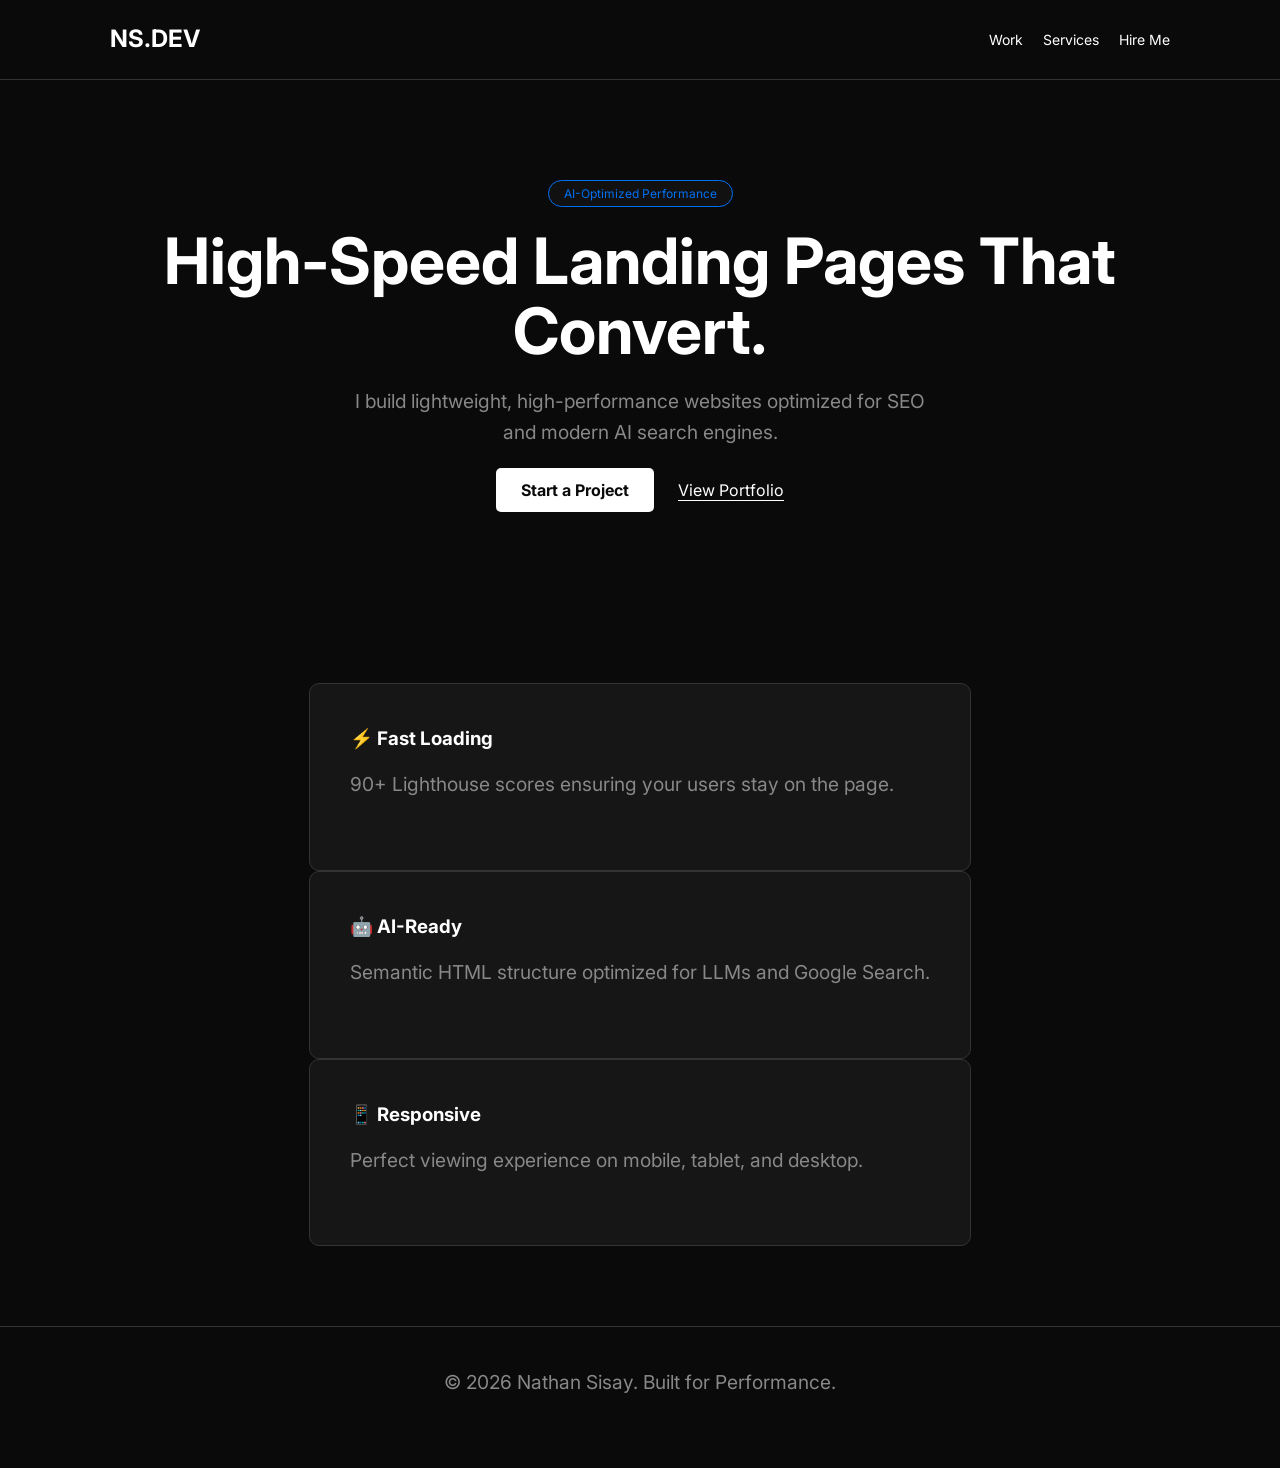
<file: index.html>
<!DOCTYPE html>
<html lang="en">
<head>
    <meta charset="UTF-8">
    <meta name="viewport" content="width=device-width, initial-scale=1.0">
    <title>Nathan Sisay | High-Speed Landing Pages</title>
    <link rel="stylesheet" href="style.css">
    <link rel="preconnect" href="https://fonts.googleapis.com">
    <link href="https://fonts.googleapis.com/css2?family=Inter:wght@400;700&display=swap" rel="stylesheet">
</head>
<body>
    <nav>
        <div class="container">
            <h2 class="logo">NS.DEV</h2>
            <ul>
                <li><a href="https://contra.com/nathan_sisay">Work</a></li>
                <li><a href="https://contra.com/nathan_sisay">Services</a></li>
                <li><a href="https://contra.com/nathan_sisay" class="btn-small">Hire Me</a></li>
            </ul>
        </div>
    </nav>

    <header class="hero">
        <div class="container">
            <span class="badge">AI-Optimized Performance</span>
            <h1>High-Speed Landing Pages That Convert.</h1>
            <p>I build lightweight, high-performance websites optimized for SEO and modern AI search engines.</p>
            <div class="hero-btns">
                <a href="https://contra.com/nathan_sisay" class="btn-primary">Start a Project</a>
                <a href="https://contra.com/nathan_sisay" class="btn-secondary">View Portfolio</a>
            </div>
        </div>
    </header>

    <section class="services">
        <div class="container">
            <div class="card">
                <h3>⚡ Fast Loading</h3>
                <p>90+ Lighthouse scores ensuring your users stay on the page.</p>
            </div>
            <div class="card">
                <h3>🤖 AI-Ready</h3>
                <p>Semantic HTML structure optimized for LLMs and Google Search.</p>
            </div>
            <div class="card">
                <h3>📱 Responsive</h3>
                <p>Perfect viewing experience on mobile, tablet, and desktop.</p>
            </div>
        </div>
    </section>

    <footer>
        <p>&copy; 2026 Nathan Sisay. Built for Performance.</p>
    </footer>

    <script>
        console.log("Portfolio Live - High Rank Mission Engaged");
    </script>
</body>
</html>
</file>
<file: style.css>
:root {
    --bg: #0a0a0a;
    --card: #161616;
    --text: #ffffff;
    --accent: #0070f3;
    --gray: #888;
}

* { margin: 0; padding: 0; box-sizing: border-box; }
body { font-family: 'Inter', sans-serif; background: var(--bg); color: var(--text); line-height: 1.6; }
.container { max-width: 1100px; margin: 0 auto; padding: 0 20px; }

nav { height: 80px; display: flex; align-items: center; border-bottom: 1px solid #333; }
nav .container { display: flex; justify-content: space-between; width: 100%; align-items: center; }
nav ul { display: flex; list-style: none; gap: 20px; align-items: center; }
nav a { color: var(--text); text-decoration: none; font-size: 14px; }

.hero { padding: 100px 0; text-align: center; }
.badge { background: #111; border: 1px solid var(--accent); color: var(--accent); padding: 5px 15px; border-radius: 20px; font-size: 12px; }
h1 { font-size: clamp(2.5rem, 8vw, 4rem); margin: 20px 0; line-height: 1.1; }
p { color: var(--gray); font-size: 1.2rem; max-width: 600px; margin: 0 auto 30px; }

.btn-primary { background: var(--text); color: var(--bg); padding: 12px 25px; border-radius: 5px; text-decoration: none; font-weight: bold; }
.btn-secondary { color: var(--text); text-decoration: none; margin-left: 20px; border-bottom: 1px solid var(--text); }

.services { padding: 80px 0; display: grid; grid-template-columns: repeat(auto-fit, minmax(300px, 1fr)); gap: 20px; }
.card { background: var(--card); padding: 40px; border-radius: 10px; border: 1px solid #333; transition: 0.3s; }
.card:hover { border-color: var(--accent); }
.card h3 { margin-bottom: 15px; }

footer { text-align: center; padding: 40px; border-top: 1px solid #333; color: var(--gray); font-size: 12px; }
</file>
